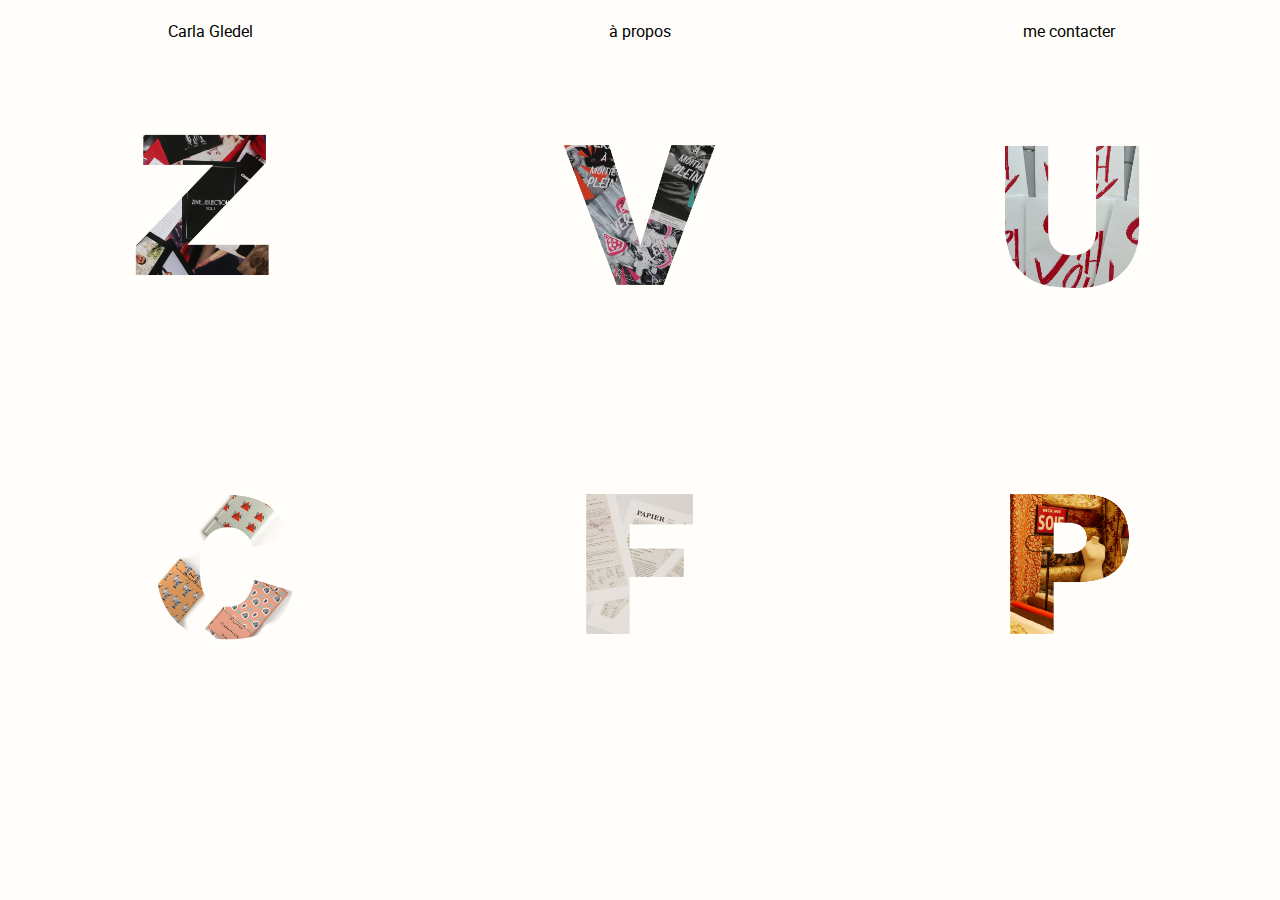
<file: index.html>
<!DOCTYPE html>
<html lang="fr">
<head>
    <meta charset="UTF-8">
    <meta name="viewport" content="width=device-width, initial-scale=1.0">
    <title>Carla GLEDEL — Portfolio</title>
    <link rel="stylesheet" href="style.css">
</head>
<body class="index">


    <header class="header grid sticky">
        <h1><a href="/">Carla Gledel</a></h1>
        <a href="apropos.html">à propos</a>
        <a href="mecontacter.html">me contacter</a>

    </header>

    <div class="grid">
        <a href="zinecollection.html">    
            <img src="images/zine_collection-80.jpg" alt="demo">
            <span>zine_collection</span>
         </a>
         <a href="vamp.html">
            <img src="images/vamp-80.jpg" alt="demo">
            <span>Le verre à moitié plein</span>
         </a>
        <a href="urgence.html">
           <img src="images/urgence-80.jpg" alt="demo">
           <span>fanzine urgence</span>
        </a>
        <a href="chocolat.html">
           <img src="images/chocolat-80.jpg" alt="demo">
           <span>chocolat</span>
        </a>
        <a href="fichesbnf.html">
           <img src="images/fichesbnf-80.jpg" alt="demo">
           <span>fiches pour la BnF</span>
        </a>
        <a href="photographie.html">
           <img src="images/photographie-80.jpg" alt="demo">
           <span>photographie</span>
        </a>
  
     </div>
</body>
</html>
</file>
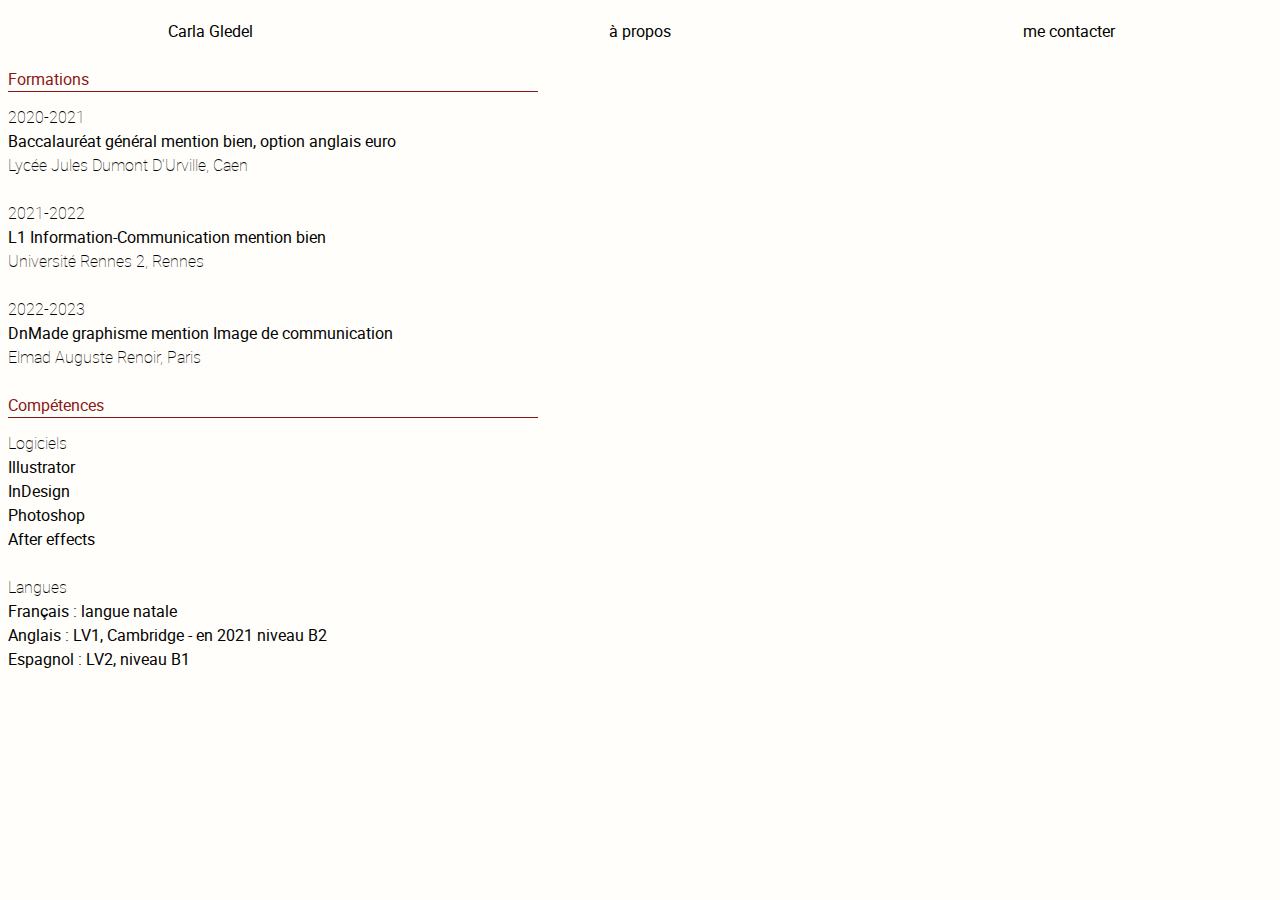
<file: apropos.html>
<!DOCTYPE html>
<html lang="fr">

<head>
    <meta charset="UTF-8">
    <meta name="viewport" content="width=device-width, initial-scale=1.0">
    <title>à propos</title>
    <link rel="stylesheet" href="style.css">
</head>

<body>
    <header class="header grid sticky">
        <h1><a href="/">Carla Gledel</a></h1>
        <a href="apropos.html">à propos</a>
        <a href="mecontacter.html">me contacter</a>

    </header>

    <h2>Formations</h2>
    <div class="date">
        <p class="thin">2020-2021</p>
        <p>Baccalauréat général mention bien, option anglais euro</p>
        <p class="thin">Lycée Jules Dumont D'Urville, Caen</p>
    </div>
    <div class="date">
        <p class="thin">2021-2022</p>
        <p>L1 Information-Communication mention bien</p>
        <p class="thin">Université Rennes 2, Rennes</p>
    </div>
    <div class="date">
        <p class="thin">2022-2023</p>
        <p>DnMade graphisme mention Image de communication</p>
        <p class="thin">Elmad Auguste Renoir, Paris</p>
    </div>

    <h2>Compétences</h2>
    <div class="date"> 
        <p class="thin">Logiciels</p>
        <p>Illustrator</p>
        <p>InDesign</p>
        <p>Photoshop</p>
        <p>After effects</p>
    </div>
    <div class="date"> 
        <p class="thin">Langues</p>
        <p>Français : langue natale</p>
        <p>Anglais : LV1, Cambridge - en 2021 niveau B2</p>
        <p>Espagnol : LV2, niveau B1</p>
    </div>






</body>

</html>
</file>
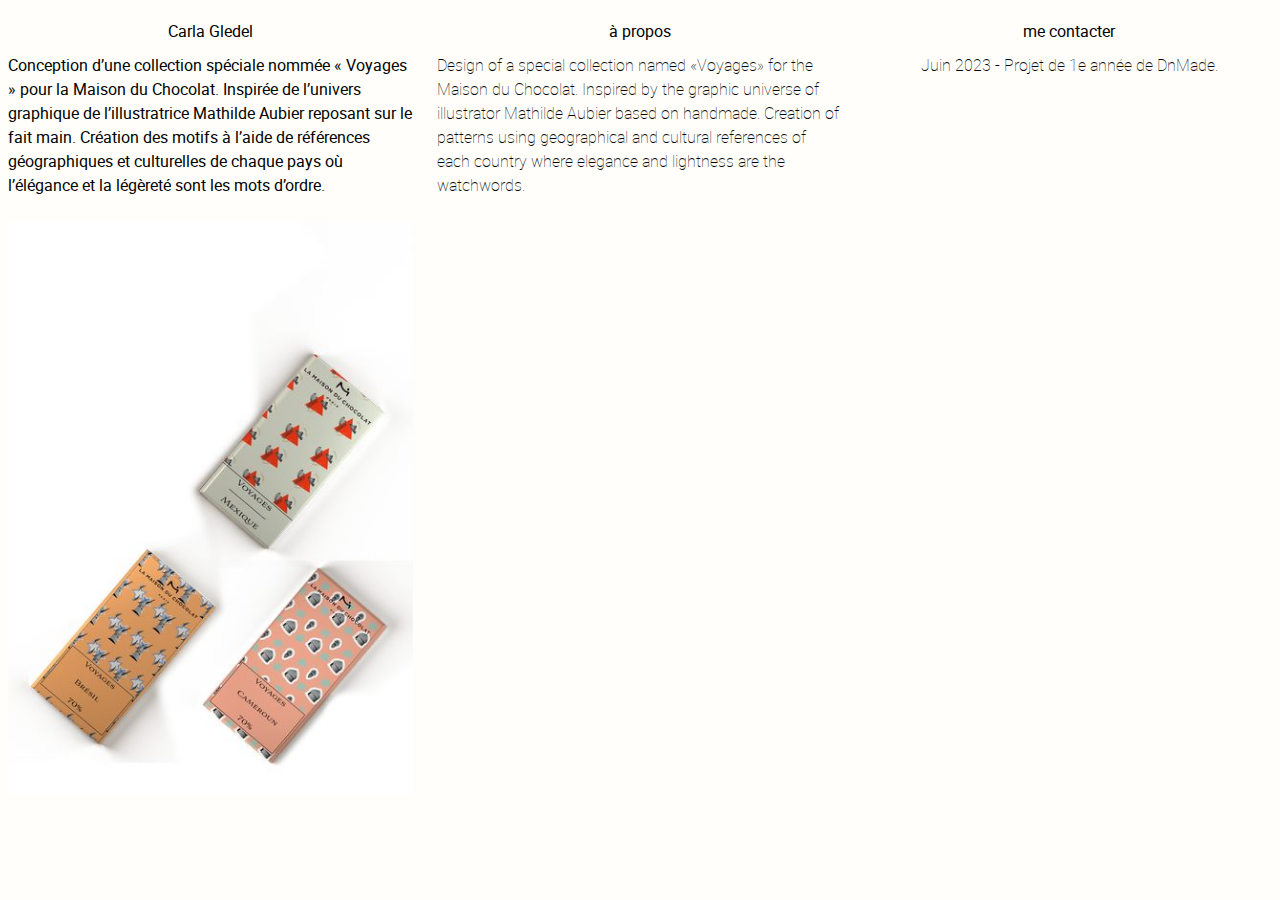
<file: chocolat copie.html>
<!DOCTYPE html>
<html lang="fr">
<head>
    <meta charset="UTF-8">
    <meta name="viewport" content="width=device-width, initial-scale=1.0">
    <title>Chocolat</title>
    <link rel="stylesheet" href="style.css">

</head>
<body>
    <header class="header grid sticky">
        <h1><a href="/">Carla Gledel</a></h1>
        <a href="apropos.html">à propos</a>
        <a href="mecontacter.html">me contacter</a>

    </header>
    
    <div class="grid">
        
        <p>Conception d’une collection spéciale nommée « Voyages » pour la Maison du Chocolat. Inspirée de l’univers graphique de l’illustratrice Mathilde Aubier reposant sur le fait main. Création des motifs à l’aide de références géographiques et culturelles de chaque pays où l’élégance et la légèreté sont les mots d’ordre.</p>

        <p class="thin">Design of a special collection named «Voyages» for the Maison du Chocolat. Inspired by the graphic universe of illustrator Mathilde Aubier based on handmade. Creation of patterns using geographical and cultural references of each country where elegance and lightness are the watchwords.</p>

        <p class="thin">Juin 2023 - Projet de 1e année de DnMade.</p>
    </div>
    <div class="grid">
        <img src="images/chocolat1web.jpg" alt="demo">
    </a>
    </div>
    
</body>
</html>
</file>
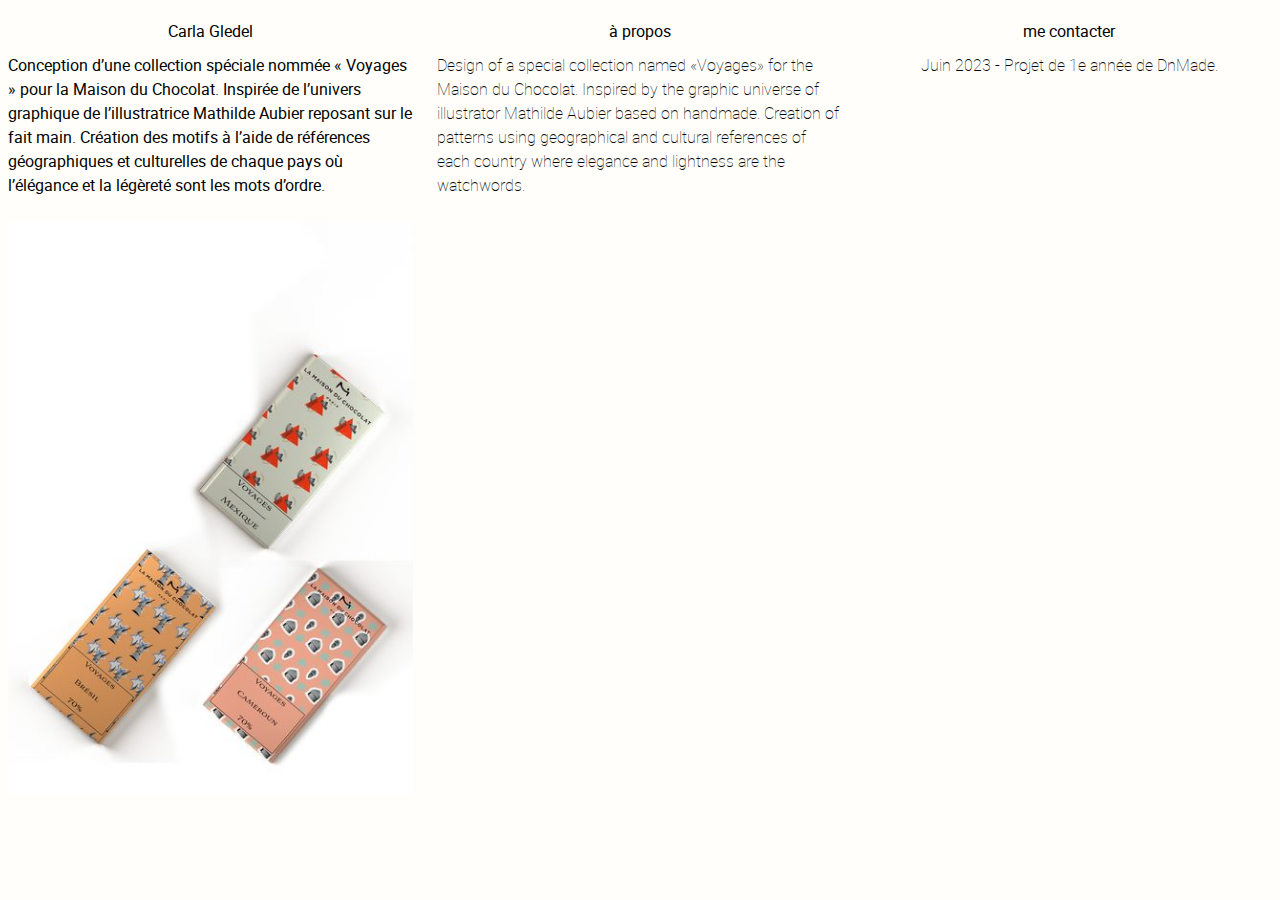
<file: chocolat.html>
<!DOCTYPE html>
<html lang="fr">
<head>
    <meta charset="UTF-8">
    <meta name="viewport" content="width=device-width, initial-scale=1.0">
    <title>Chocolat</title>
    <link rel="stylesheet" href="style.css">

</head>
<body>
    <header class="header grid sticky">
        <h1><a href="/">Carla Gledel</a></h1>
        <a href="apropos.html">à propos</a>
        <a href="mecontacter.html">me contacter</a>

    </header>
    
    <div class="grid">
        
        <p>Conception d’une collection spéciale nommée « Voyages » pour la Maison du Chocolat. Inspirée de l’univers graphique de l’illustratrice Mathilde Aubier reposant sur le fait main. Création des motifs à l’aide de références géographiques et culturelles de chaque pays où l’élégance et la légèreté sont les mots d’ordre.</p>

        <p class="thin">Design of a special collection named «Voyages» for the Maison du Chocolat. Inspired by the graphic universe of illustrator Mathilde Aubier based on handmade. Creation of patterns using geographical and cultural references of each country where elegance and lightness are the watchwords.</p>

        <p class="thin">Juin 2023 - Projet de 1e année de DnMade.</p>
    </div>
    <div class="grid">
        <img src="images/chocolat1.jpg" alt="demo">
    </a>
    </div>
    
</body>
</html>
</file>
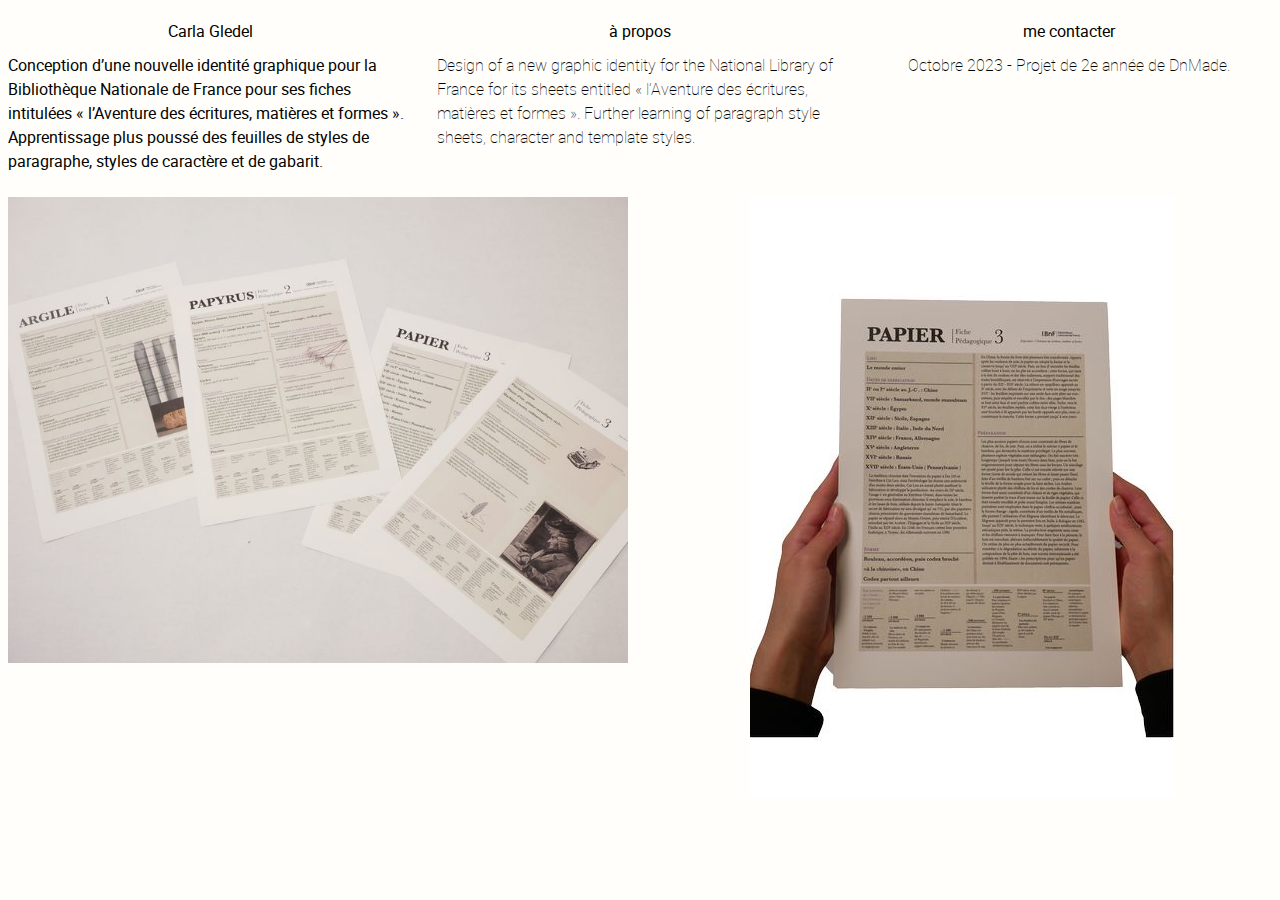
<file: fichesbnf.html>
<!DOCTYPE html>
<html lang="fr">
<head>
    <meta charset="UTF-8">
    <meta name="viewport" content="width=device-width, initial-scale=1.0">
    <title>Fiches pour la BnF</title>
    <link rel="stylesheet" href="style.css">

</head>
<body>
    <header class="header grid sticky">
        <h1><a href="/">Carla Gledel</a></h1>
        <a href="apropos.html">à propos</a>
        <a href="mecontacter.html">me contacter</a>

    </header>
    <div class="grid">
        
        <p>Conception d’une nouvelle identité graphique pour la Bibliothèque Nationale de France pour ses fiches intitulées « l’Aventure des écritures, matières et formes ». Apprentissage plus poussé des feuilles de styles de paragraphe, styles de caractère et de gabarit.</p>

        <p class="thin">Design of a new graphic identity for the National Library of France for its sheets entitled « l’Aventure des écritures, matières et formes ». Further learning of paragraph style sheets, character and template styles.</p>

        <div class="date"> 
            <p class="thin">Octobre 2023 - Projet de 2e année de DnMade.</p>
        </div>

    </div>
    <div class="grid-2">
        <img src="images/fichesbnf1web.jpg" alt="demo">
        <img src="images/fichesbnf2web.jpg" alt="demo">

    </a>
</div>
</body>
</html>
</file>
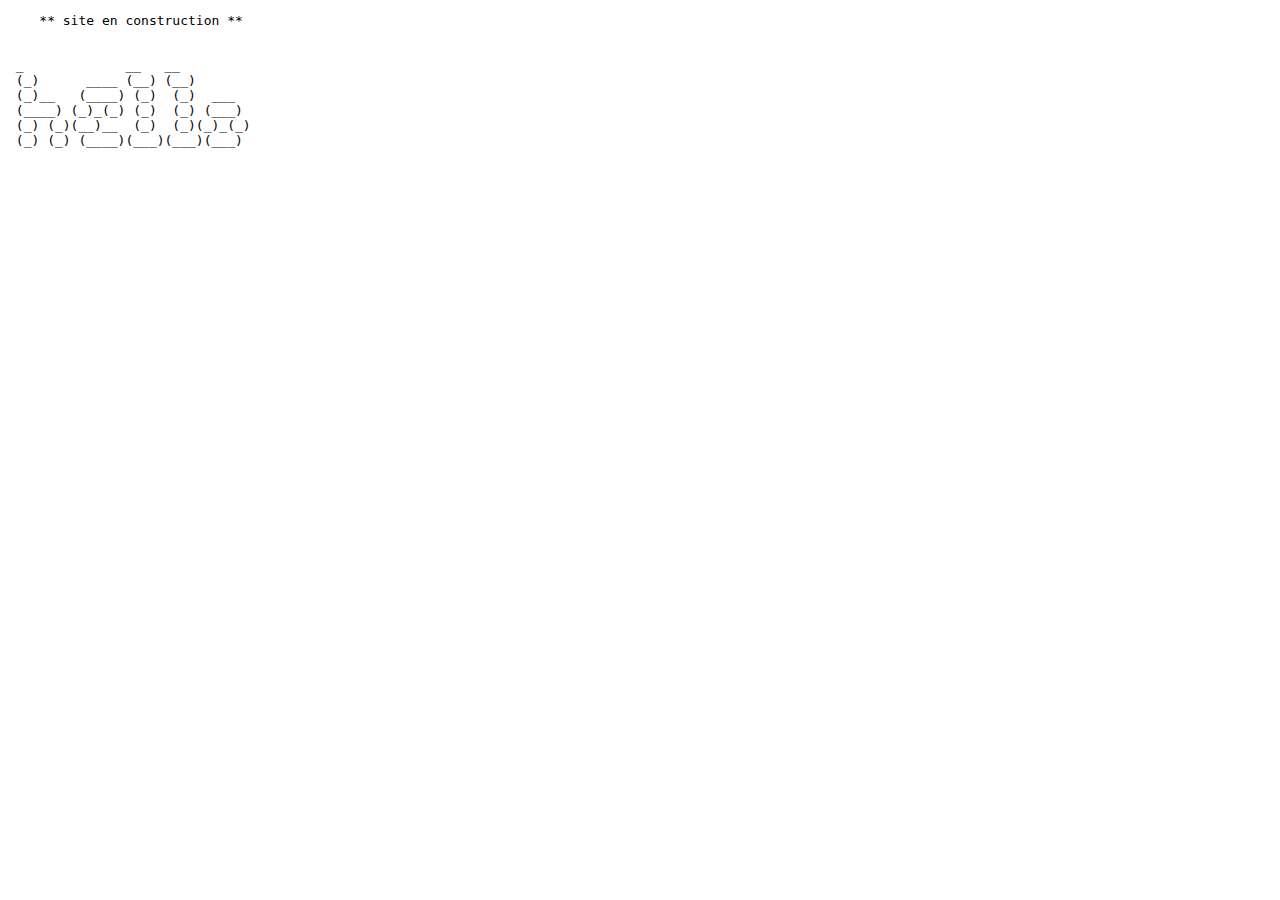
<file: github.html>
<!DOCTYPE html>
<html lang="en">
<head>
    <meta charset="UTF-8">
    <meta name="viewport" content="width=device-width, initial-scale=1.0">
    <title>Carla GLEDEL</title>
</head>
<body>
<pre>
    ** site en construction **

                              
 _             __   __        
 (_)      ____ (__) (__)       
 (_)__   (____) (_)  (_)  ___  
 (____) (_)_(_) (_)  (_) (___) 
 (_) (_)(__)__  (_)  (_)(_)_(_)
 (_) (_) (____)(___)(___)(___) 
                               
                               
 
</pre>    
</body>
</html>
</file>
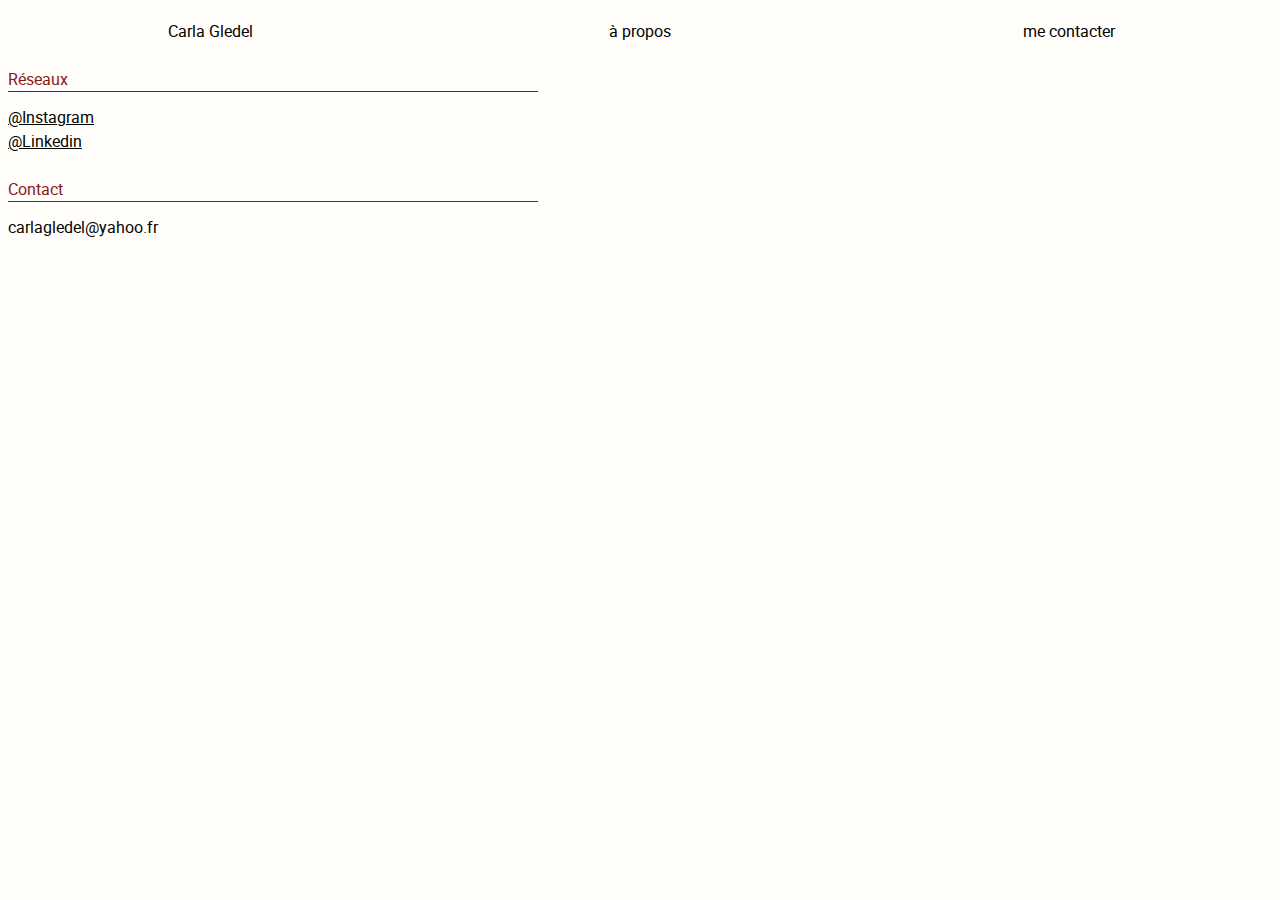
<file: mecontacter.html>
<!DOCTYPE html>
<html lang="fr">
<head>
    <meta charset="UTF-8">
    <meta name="viewport" content="width=device-width, initial-scale=1.0">
    <title>me contacter</title>
    <link rel="stylesheet" href="style.css">

</head>
<body>
    <header class="header grid sticky">
        <h1><a href="/">Carla Gledel</a></h1>
        <a href="apropos.html">à propos</a>
        <a href="mecontacter.html">me contacter</a>

    </header>


        <h2>Réseaux</h2>
        <div class="date"> 
            <a href="https://www.instagram.com/arcaal_/">@Instagram</a>
            <div> 
                <a href="https://www.linkedin.com/in/carla-gledel-a9776123b/">@Linkedin</a>

            </div>
        </div>

        <h2>Contact</h2>
        <div class="date"> 
            <p>carlagledel@yahoo.fr</p>
        </div>


</body>
</html>
</file>
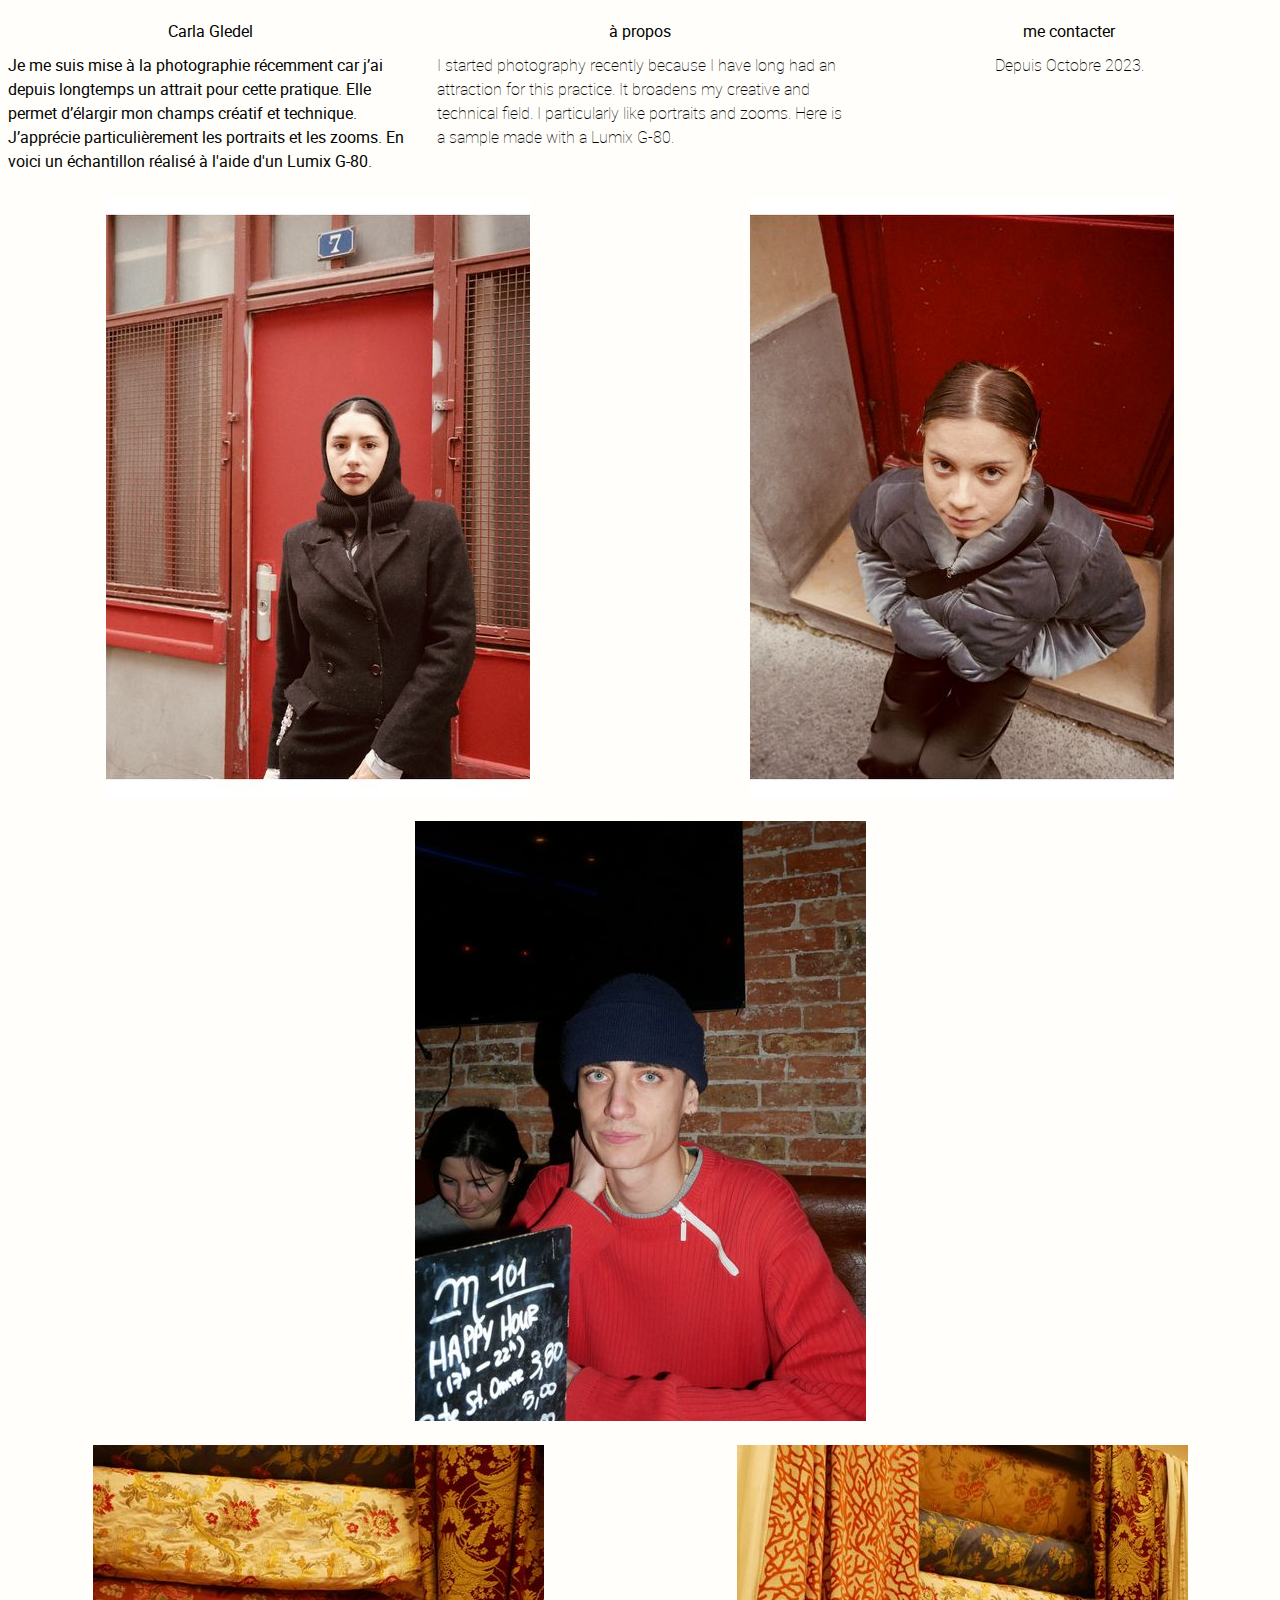
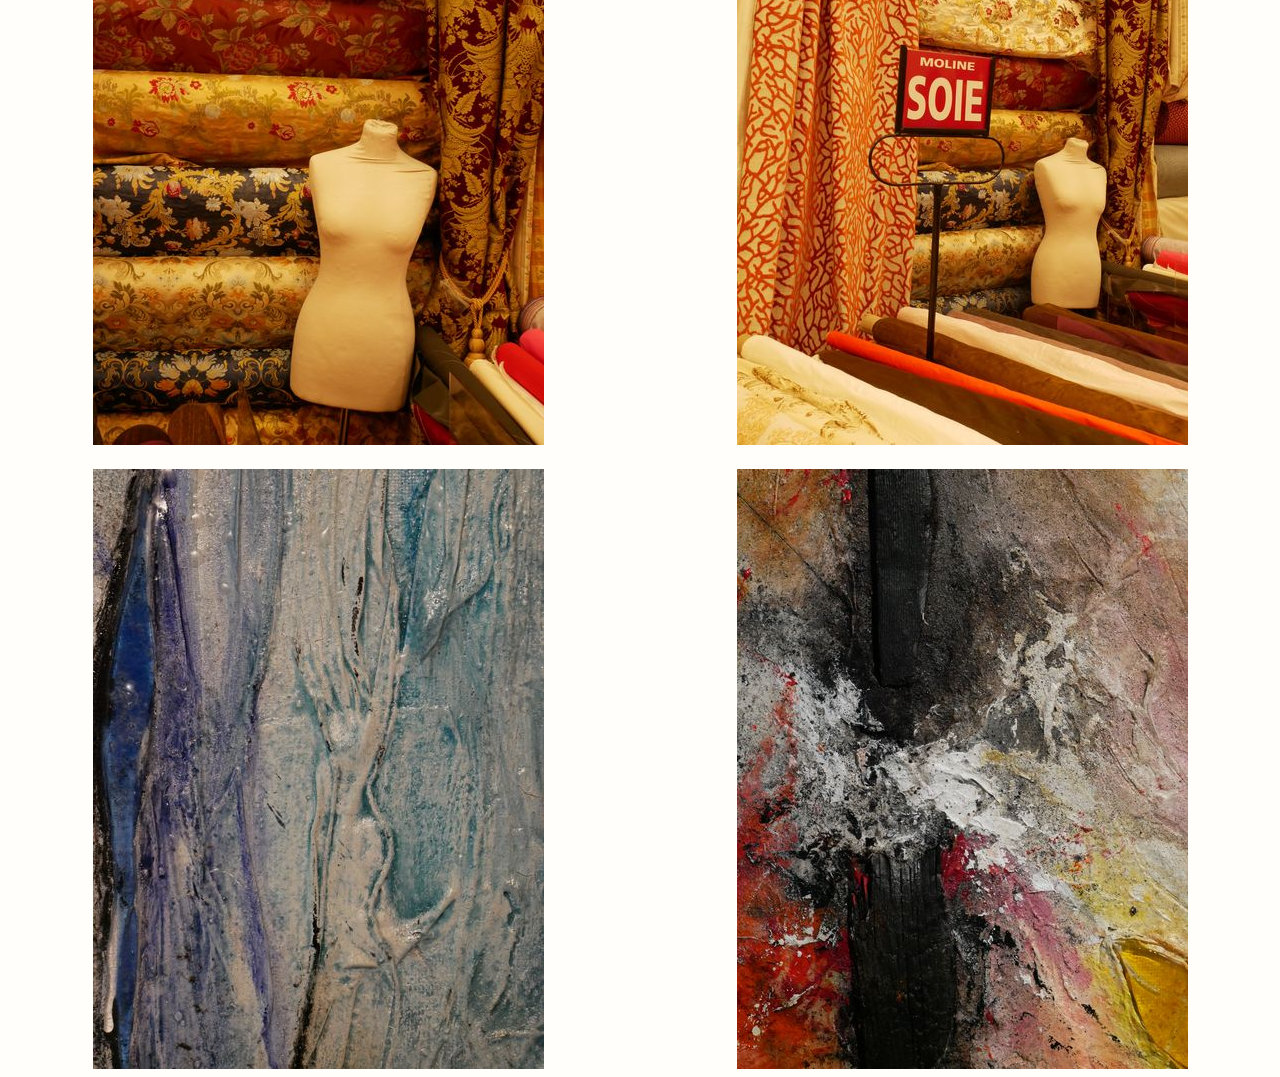
<file: photographie.html>
<!DOCTYPE html>
<html lang="fr">
<head>
    <meta charset="UTF-8">
    <meta name="viewport" content="width=device-width, initial-scale=1.0">
    <title>Photographie</title>
    <link rel="stylesheet" href="style.css">

</head>
<body>
    <header class="header grid sticky">
        <h1><a href="/">Carla Gledel</a></h1>
        <a href="apropos.html">à propos</a>
        <a href="mecontacter.html">me contacter</a>

    </header>
    <div class="grid">
        
        <p>Je me suis mise à la photographie récemment car j’ai depuis longtemps un attrait pour cette pratique. Elle permet d’élargir mon champs créatif et technique. J’apprécie particulièrement les portraits et les zooms. En voici un échantillon réalisé à l'aide d'un Lumix G-80.</p>

        <p class="thin">I started photography recently because I have long had an attraction for this practice. It broadens my creative and technical field. I particularly like portraits and zooms. Here is a sample made with a Lumix G-80.</p>

        <div class="date"> 
            <p class="thin">Depuis Octobre 2023.</p>
        </div>

    </div>
    <div class="grid-2">
        <img class="" src="images/photographie1web.jpg" alt="demo">
        <img class="" src="images/photographie2web.jpg" alt="demo">
        <img class="vertical" src="images/photographie3web.jpg" alt="demo">
        <img class="" src="images/photographie4web.jpg" alt="demo">
        <img class="" src="images/photographie5web.jpg" alt="demo">
        <img class="" src="images/photographie6web.jpg" alt="demo">
        <img class="" src="images/photographie7web.jpg" alt="demo">
    </a>
</div>
</body>
</html>
</file>
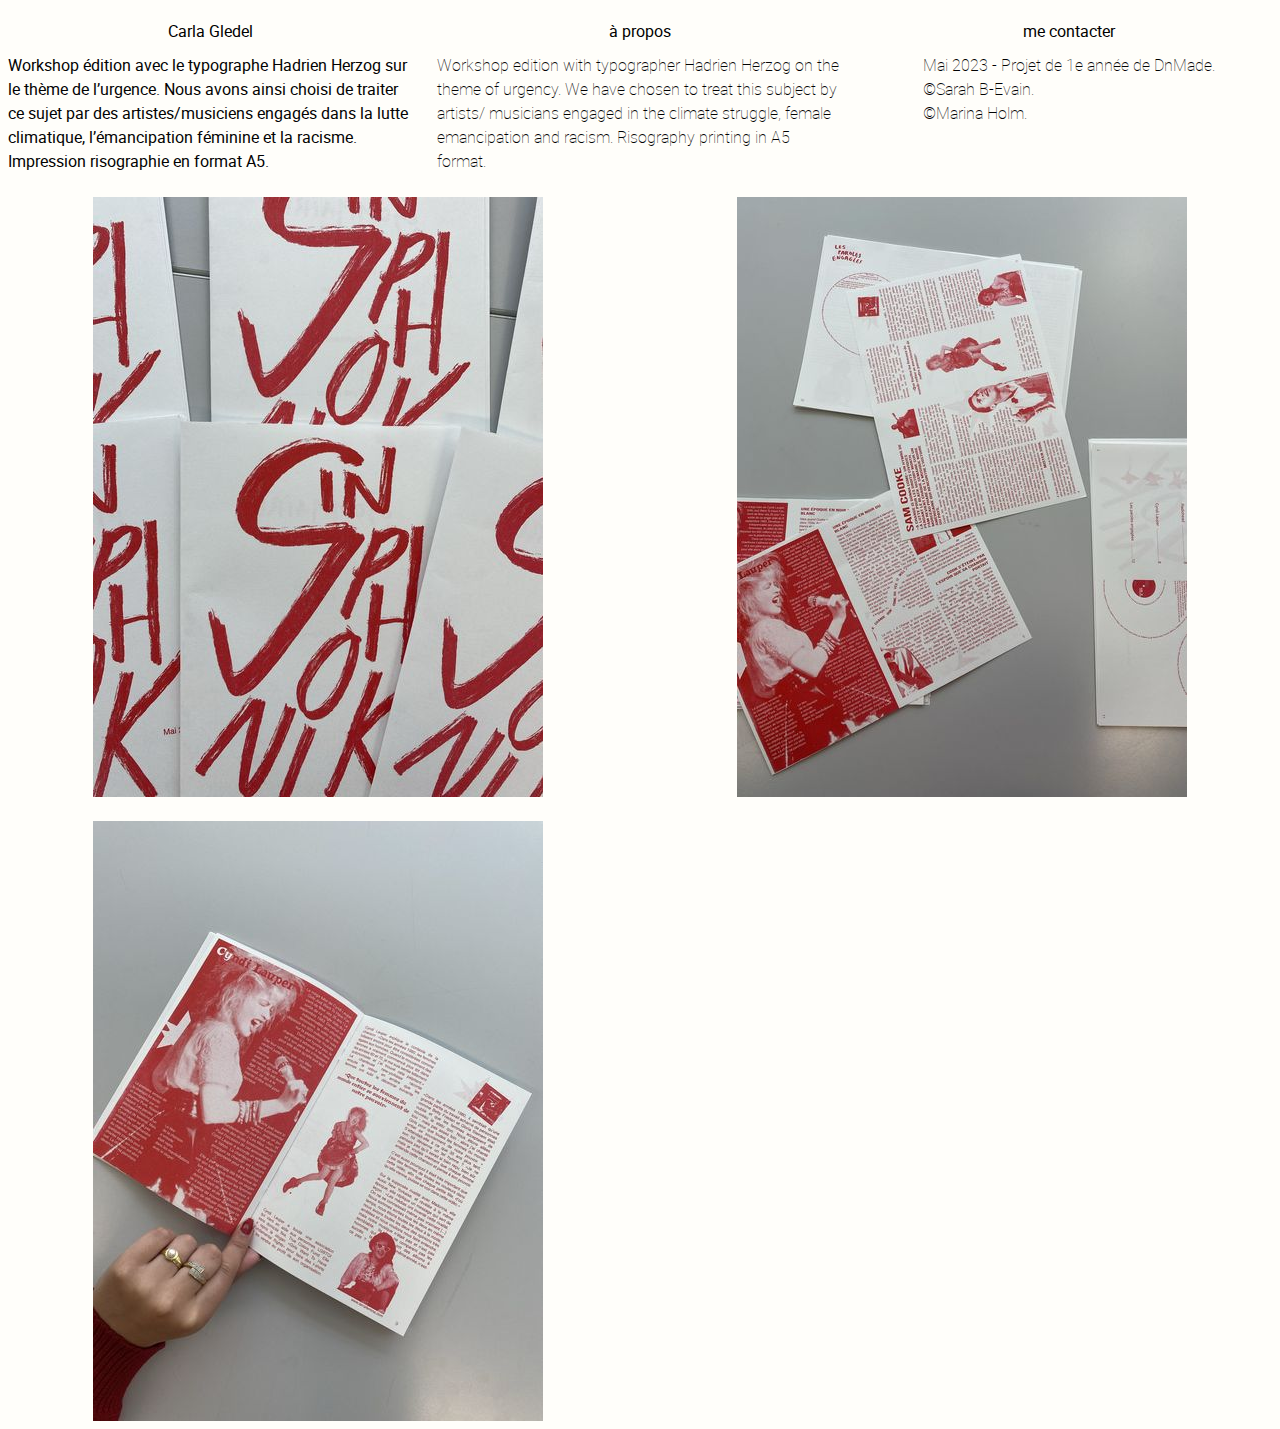
<file: urgence.html>
<!DOCTYPE html>
<html lang="fr">

<head>
    <meta charset="UTF-8">
    <meta name="viewport" content="width=device-width, initial-scale=1.0">
    <title>Fanzine Urgence</title>
    <link rel="stylesheet" href="style.css">

</head>

<body>
    <header class="header grid sticky">
        <h1><a href="/">Carla Gledel</a></h1>
        <a href="apropos.html">à propos</a>
        <a href="mecontacter.html">me contacter</a>

    </header>
    <div class="grid">

        <p>Workshop édition avec le typographe Hadrien Herzog sur le thème de l’urgence. Nous avons ainsi choisi de
            traiter ce sujet par des artistes/musiciens engagés dans la lutte climatique, l’émancipation féminine et la
            racisme.
            Impression risographie en format A5.</p>

        <p class="thin">Workshop edition with typographer Hadrien Herzog on the theme of urgency. We have chosen to
            treat this subject by artists/ musicians engaged in the climate struggle, female emancipation and racism.
            Risography printing in A5 format.</p>

        <div class="date">
            <p class="thin">Mai 2023 - Projet de 1e année de DnMade.</p>
            <p class="thin">©Sarah B-Evain.</p>
            <p class="thin">©Marina Holm.</p>
        </div>
    </div>
    <div class="grid-2">
        <img class="" class="fit" src="images/urgence2web.jpg" alt="demo">
        <img class="" src="images/urgence1web.jpg" alt="demo">
        <img class="" src="images/urgence3web.jpg" alt="demo">
    </div>

    </a>
    </div>
</body>

</html>
</file>
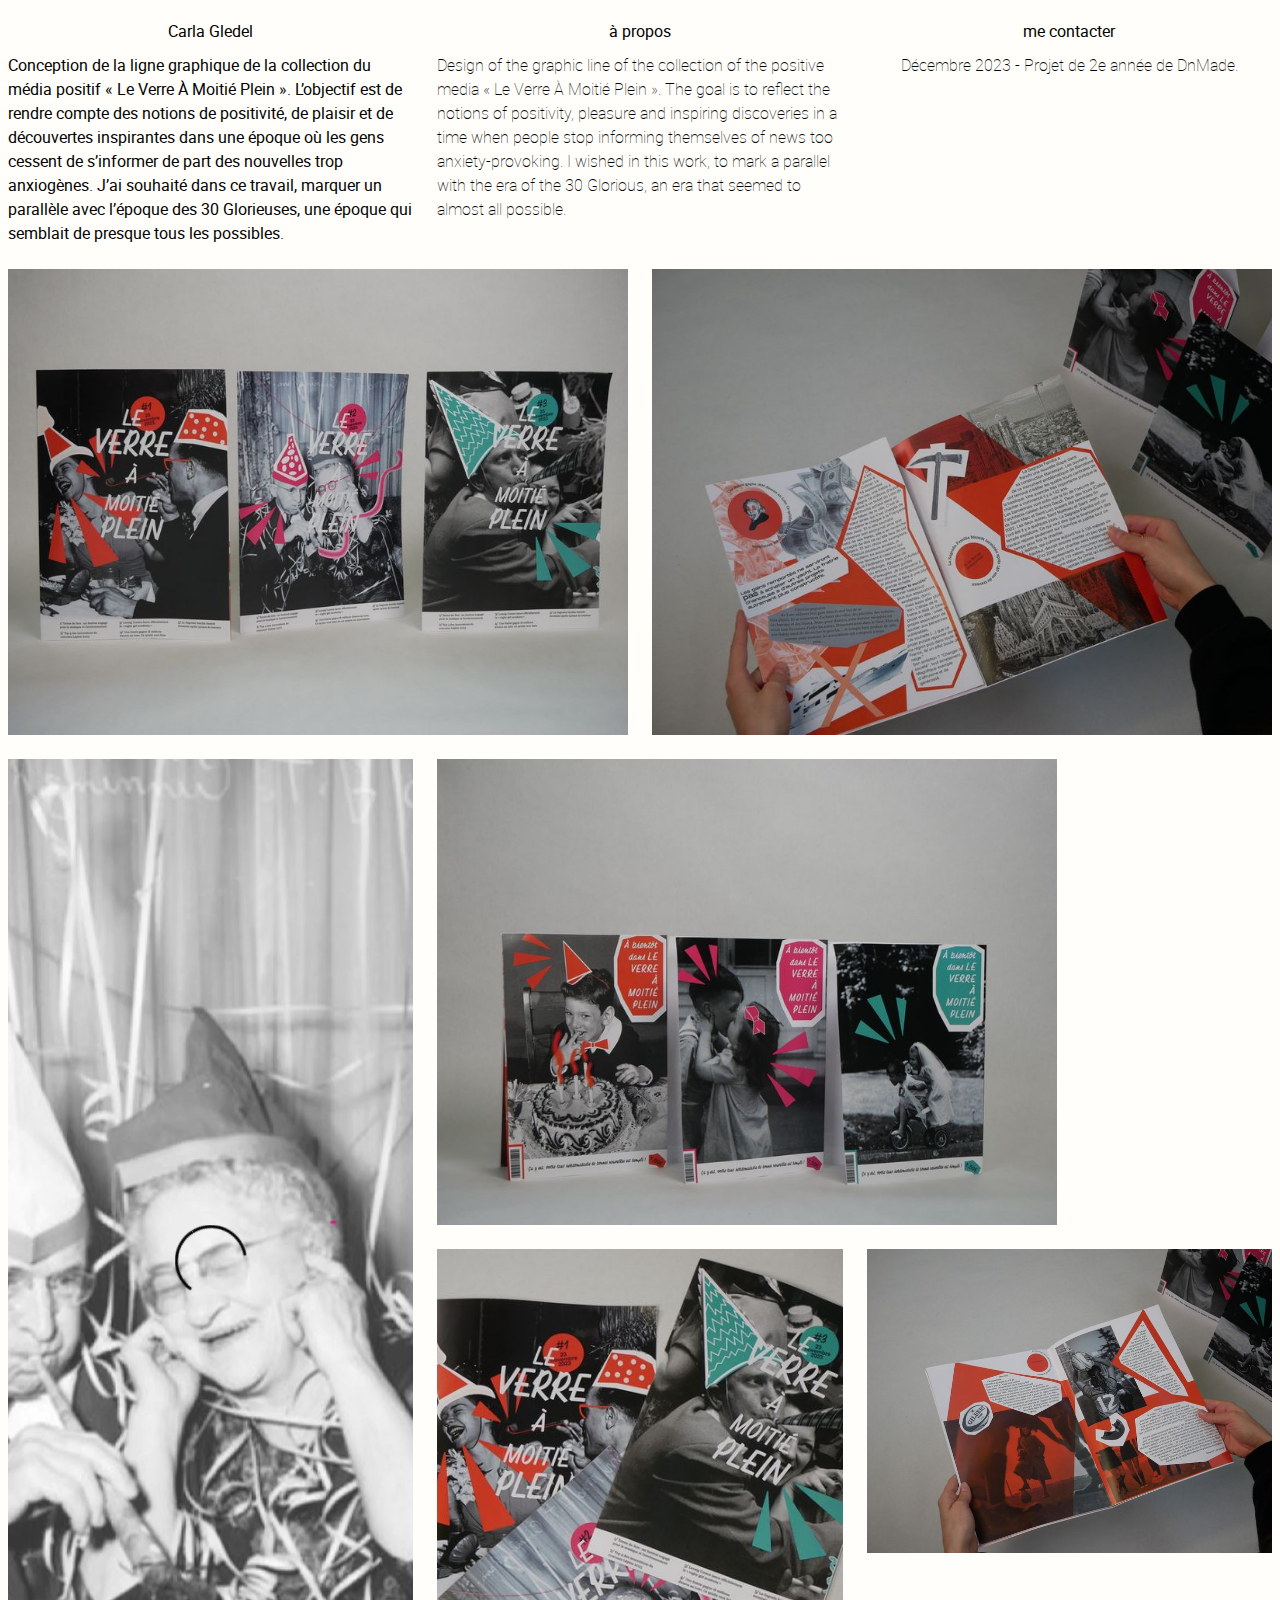
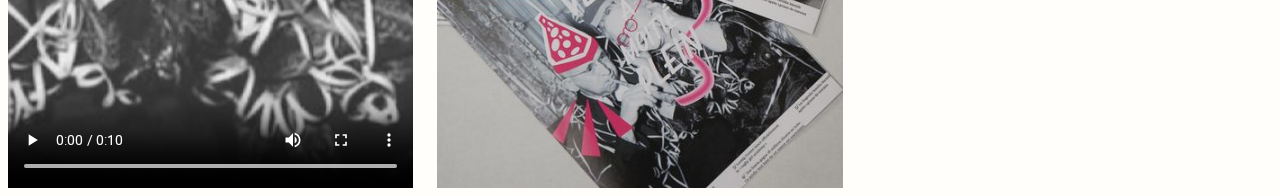
<file: vamp.html>
<!DOCTYPE html>
<html lang="fr">
<head>
    <meta charset="UTF-8">
    <meta name="viewport" content="width=device-width, initial-scale=1.0">
    <title>Le verre à moitié plein</title>
    <link rel="stylesheet" href="style.css">

</head>
<body>
    <header class="header grid sticky">
        <h1><a href="/">Carla Gledel</a></h1>
        <a href="apropos.html">à propos</a>
        <a href="mecontacter.html">me contacter</a>

    </header>
    <div class="grid">
        
        <p>Conception de la ligne graphique de la collection du média positif « Le Verre À Moitié Plein ». L’objectif est de rendre compte des notions de positivité, de plaisir et de découvertes inspirantes dans une époque où les gens cessent de s’informer de part des nouvelles trop anxiogènes. J’ai souhaité dans ce travail, marquer un parallèle avec l’époque des 30 Glorieuses, une époque qui semblait de presque tous les possibles.</p>

        <p class="thin">Design of the graphic line of the collection of the positive media « Le Verre À Moitié Plein ». The goal is to reflect the notions of positivity, pleasure and inspiring discoveries in a time when people stop informing themselves of news too anxiety-provoking. I wished in this work, to mark a parallel with the era of the 30 Glorious, an era that seemed to almost all possible.</p>

        <p class="thin">Décembre 2023 - Projet de 2e année de DnMade.</p>
    </div>

<div class="grid-6">
    
        <img class="horizontal" src="images/vamp1web.jpg" alt="demo">
        <img class="span-3" src="images/vamp4web.jpg" alt="demo">
        <video src="images/AEweb1.mp4" loop controls></video>
        <img class="horizontal" src="images/vamp2web.jpg" alt="demo">
        <img src="images/vamp5web.jpg" alt="demo">
        <img class="" src="images/vamp3web.jpg" alt="demo">

    </a>
</div>
</body>
</html>
</file>
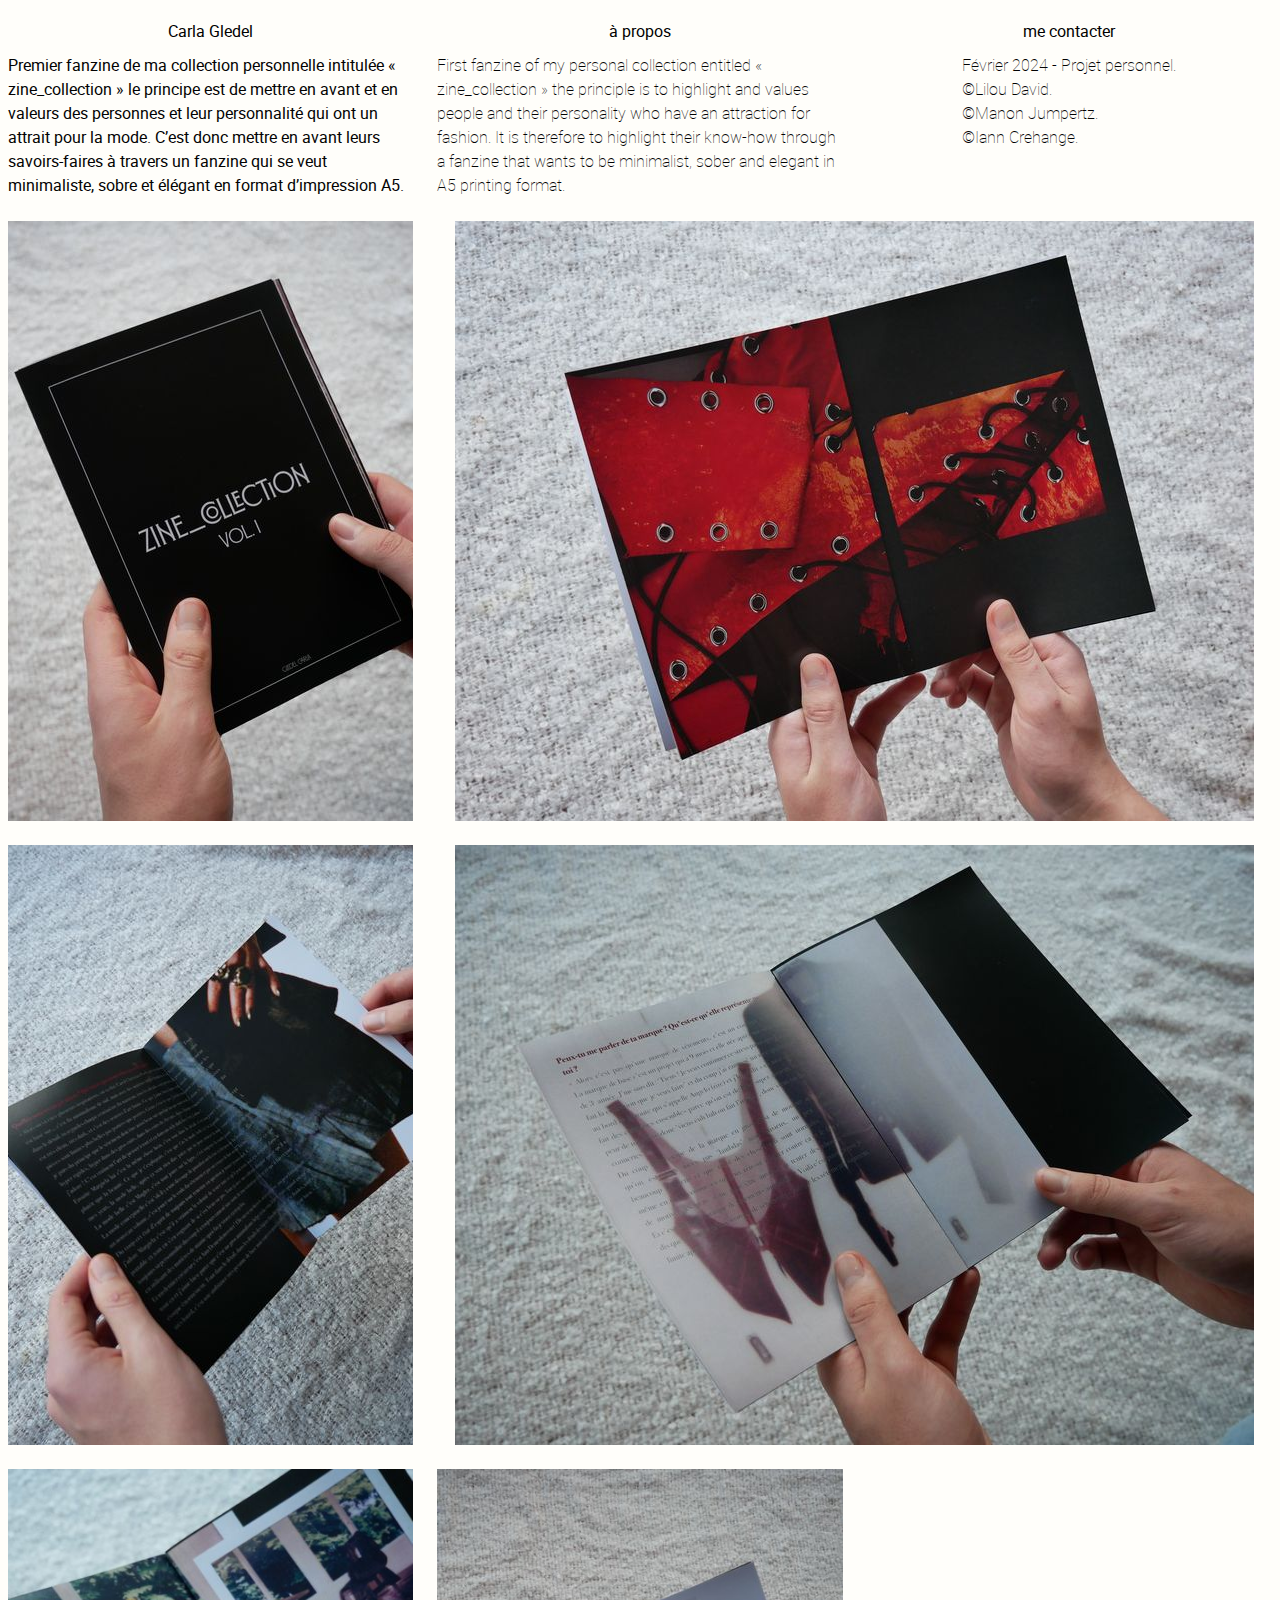
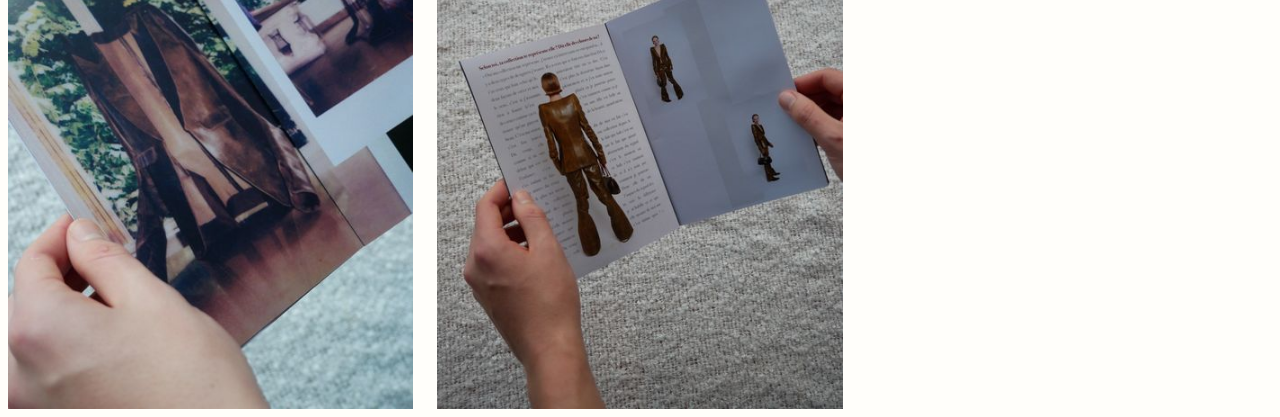
<file: zinecollection.html>
<!DOCTYPE html>
<html lang="fr">
<head>
    <meta charset="UTF-8">
    <meta name="viewport" content="width=device-width, initial-scale=1.0">
    <title>Zine_collection</title>
    <link rel="stylesheet" href="style.css">
</head>
<body>
    <header class="header grid sticky">
        <h1><a href="/">Carla Gledel</a></h1>
        <a href="apropos.html">à propos</a>
        <a href="mecontacter.html">me contacter</a>

    </header>
    <div class="grid">
        
        <p>Premier fanzine de ma collection personnelle intitulée « zine_collection » le principe est de mettre en avant et en valeurs des personnes et leur personnalité qui ont un attrait pour la mode. C’est donc mettre en avant leurs savoirs-faires à travers un fanzine qui se veut minimaliste, sobre et élégant en format d’impression A5.</p>

        <p class="thin">First fanzine of my personal collection entitled « zine_collection » the principle is to highlight and values people and their personality who have an attraction for fashion. It is therefore to highlight their know-how through a fanzine that wants to be minimalist, sober and elegant in A5 printing format.</p>

        <div class="date"> 
            <p class="thin">Février 2024 - Projet personnel.</p>
            <p class="thin">©Lilou David.</p>
            <p class="thin">©Manon Jumpertz.</p>
            <p class="thin">©Iann Crehange.</p>
        </div>

    </div>

<div class="grid">
    
        <img class="fit" src="images/zc10web.jpg" alt="demo">
        <img class="horizontal" src="images/zc1web.jpg" alt="demo">
        <img class="fit" src="images/zc4web.jpg" alt="demo">
        <img class="horizontal" src="images/zc7web.jpg" alt="demo">
        <img src="images/zc5web.jpg" alt="demo">
        <img src="images/zc8web.jpg" alt="demo">

    </a>
</div>

    </body>
</html>
</file>
<file: style.css>
@font-face {
    font-family: 'Roboto';
    font-weight: 400;
    font-style: normal;
    src: url(font/roboto-regular-webfont.woff2) format('woff2');
}

@font-face {
    font-family: 'Roboto';
    font-weight: 200;
    font-style: normal;
    src: url(font/roboto-thin-webfont.woff2) format('woff2');
}


body{
    background-color:#fffefa;
    color: rgb(2, 2, 2);
    font-family: "Roboto", sans-serif;
    line-height: 1.5;

}

a{
    color:currentColor; 
}
h1,h2,h3,h4,h5,h6{
    color: rgb(2, 2, 2);
    font-size: 16px;
    font-weight: 400;
}
h2{
    color: rgb(138, 22, 22);
    font-size: 16px;
    font-weight: 400;  
    border-bottom: 0.7px solid rgb(138, 22, 22);
    max-width: 530px;
}

.header{
    display: grid;
    grid-template-columns: 1fr 1fr auto;
}
.header a{
    text-decoration: none;
    color:currentColor;
}

.sticky{
    position: sticky;
    top: 0;
    z-index: 9999;
    background: #fffefa;
}

.index .grid img{
    transform: scale(0.8);
    transition: 0.3s ease-in-out;
}

.index .grid img:hover{
    transform: scale(1);
}

.grid{
    display: grid;
    grid-template-columns: 1fr 1fr 1fr;
    justify-items: center;
    gap: 24px;

}

.grid a{
    display: grid;
    /* background: #b0adadd2; */
    color: #000;
    text-decoration: none;
    align-items: center;
    justify-items: center;
}

.grid a img,
.grid a span{
        grid-column: 1/-1;
        grid-row: 1/-1;

    }

.grid a span{
    opacity: 0;
    /* filter: blur(5px); */
    transition: 0.1s ease-out;
}

.grid a:hover span{
    opacity: 1;
    /* filter: blur(5px); */
    transition: 0.1s ease-out;
}

.grid a:hover img{
    opacity: 0.2;
    filter: blur(2px);
    transition: 0.1s ease-out;
}

img{
    max-width: 100%;
    height: auto;
}

p{
    margin: 0;
    margin-bottom: 1.5em;
}

.date p{
    margin: 0;
}
.date{
    margin-bottom: 1.5em;
}

.thin{
    font-weight: 200;
}

.horizontal{
    grid-column: -3/-1;
}

.fit{
    object-fit: cover;
    width:100%;
    height:100%;
}

.grid-6{
    display: grid;
    grid-template-columns: 1fr 1fr 1fr 1fr 1fr 1fr;
    gap: 24px;
}
.grid-6 .horizontal{
    grid-column: span 3;
}

.grid-6 img{
    grid-column: span 2;
}

.vertical{
    grid-column: 1/3;
}

.grid-4{
    display: grid;
    grid-template-columns: 1fr 1fr 1fr 1fr;
    gap: 24px;
}
.grid-4 .vertical{
    grid-column: span -3;
}

.grid-4 img{
    grid-column: span -3;
}

.grid-2{
    display: grid;
    grid-template-columns: 1fr 1fr;
    justify-items: center;
    gap: 24px;
}
.grid-2 .vertical{
    grid-column: span -3;
}

.grid-2 img{
    grid-column: span -3;
}

video{
    object-fit: cover;
    width: 100%;
    height:100%;
    display: block;
    grid-column: span 2;
    grid-row: span 2;
}

.grid-6 .span-3{
    grid-column: span 3;
}
</file>
